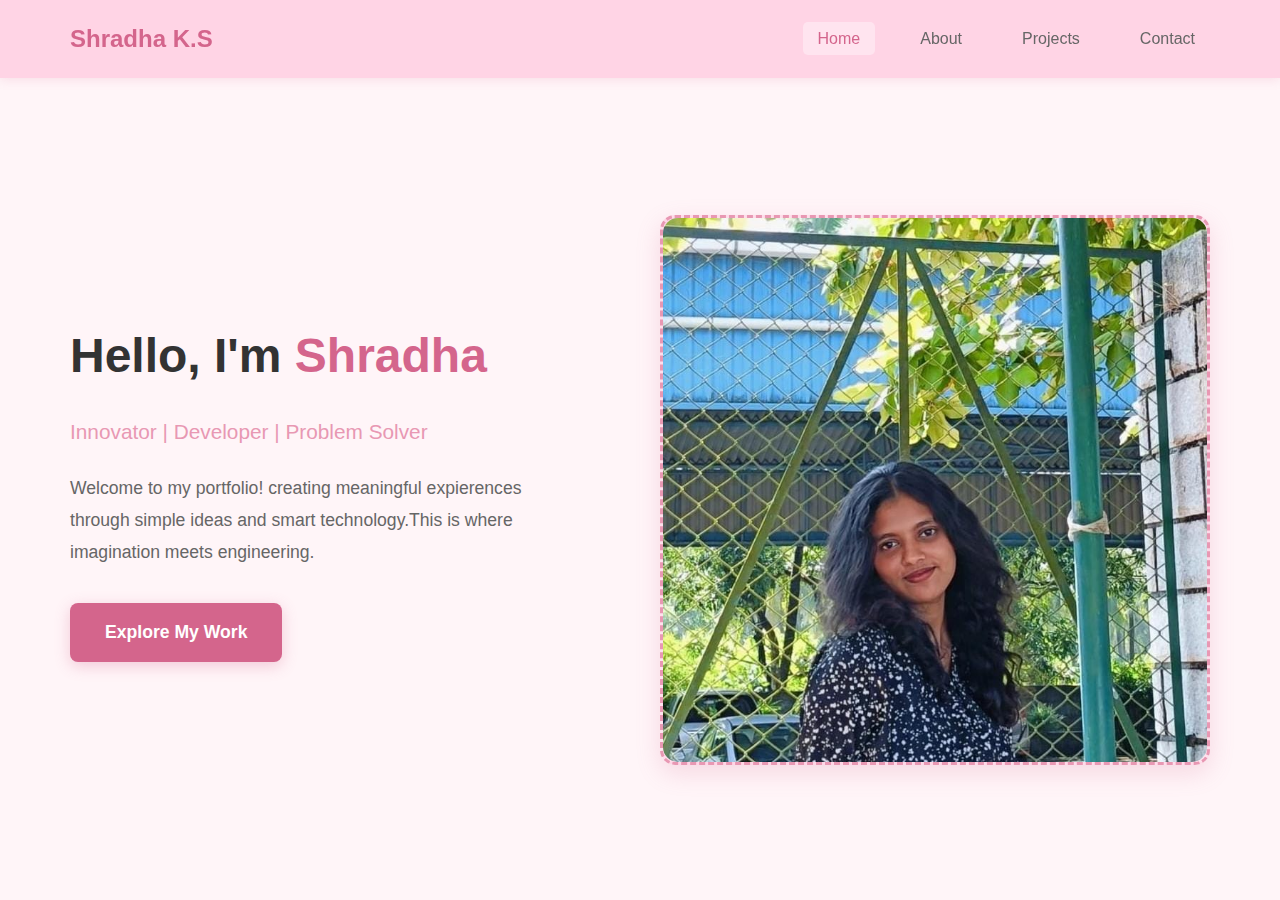
<file: index.html>
<!DOCTYPE html>
<html lang="en">
<head>
<meta charset="UTF-8">
<meta name="viewport" content="width=device-width, initial-scale=1.0">
<title>Shradha K.S - Portfolio</title>
<link rel="stylesheet" href="styles.css">
</head>
<body>
    
<header class="sticky-header">
<nav>
<div class="logo">Shradha K.S</div>
<ul class="nav-menu">
<li><a href="index.html" class="active">Home</a></li>
<li><a href="about.html">About</a></li>
<li><a href="projects.html">Projects</a></li>
<li><a href="contact.html">Contact</a></li>
</ul>
        </nav>
</header>
    <main class="hero-section">
        <div class="hero-container">
            <div class="hero-text">
                <h1>Hello, I'm <span class="highlight">Shradha </span></h1>
                <p class="tagline">Innovator | Developer | Problem Solver</p>
                <p class="description">
                    Welcome to my portfolio! creating meaningful expierences through simple ideas and smart technology.This is where imagination meets engineering.  
                </p>
                <a href="projects.html" class="cta-button">Explore My Work</a>
            </div>
            <div class="hero-image">
                <div class="image-placeholder">
                   <img src="profile.jpg" alt="SHRADHA K.S"/>
                </div>
            </div>
        </div>
    </main>
</body>
</html>
</file>
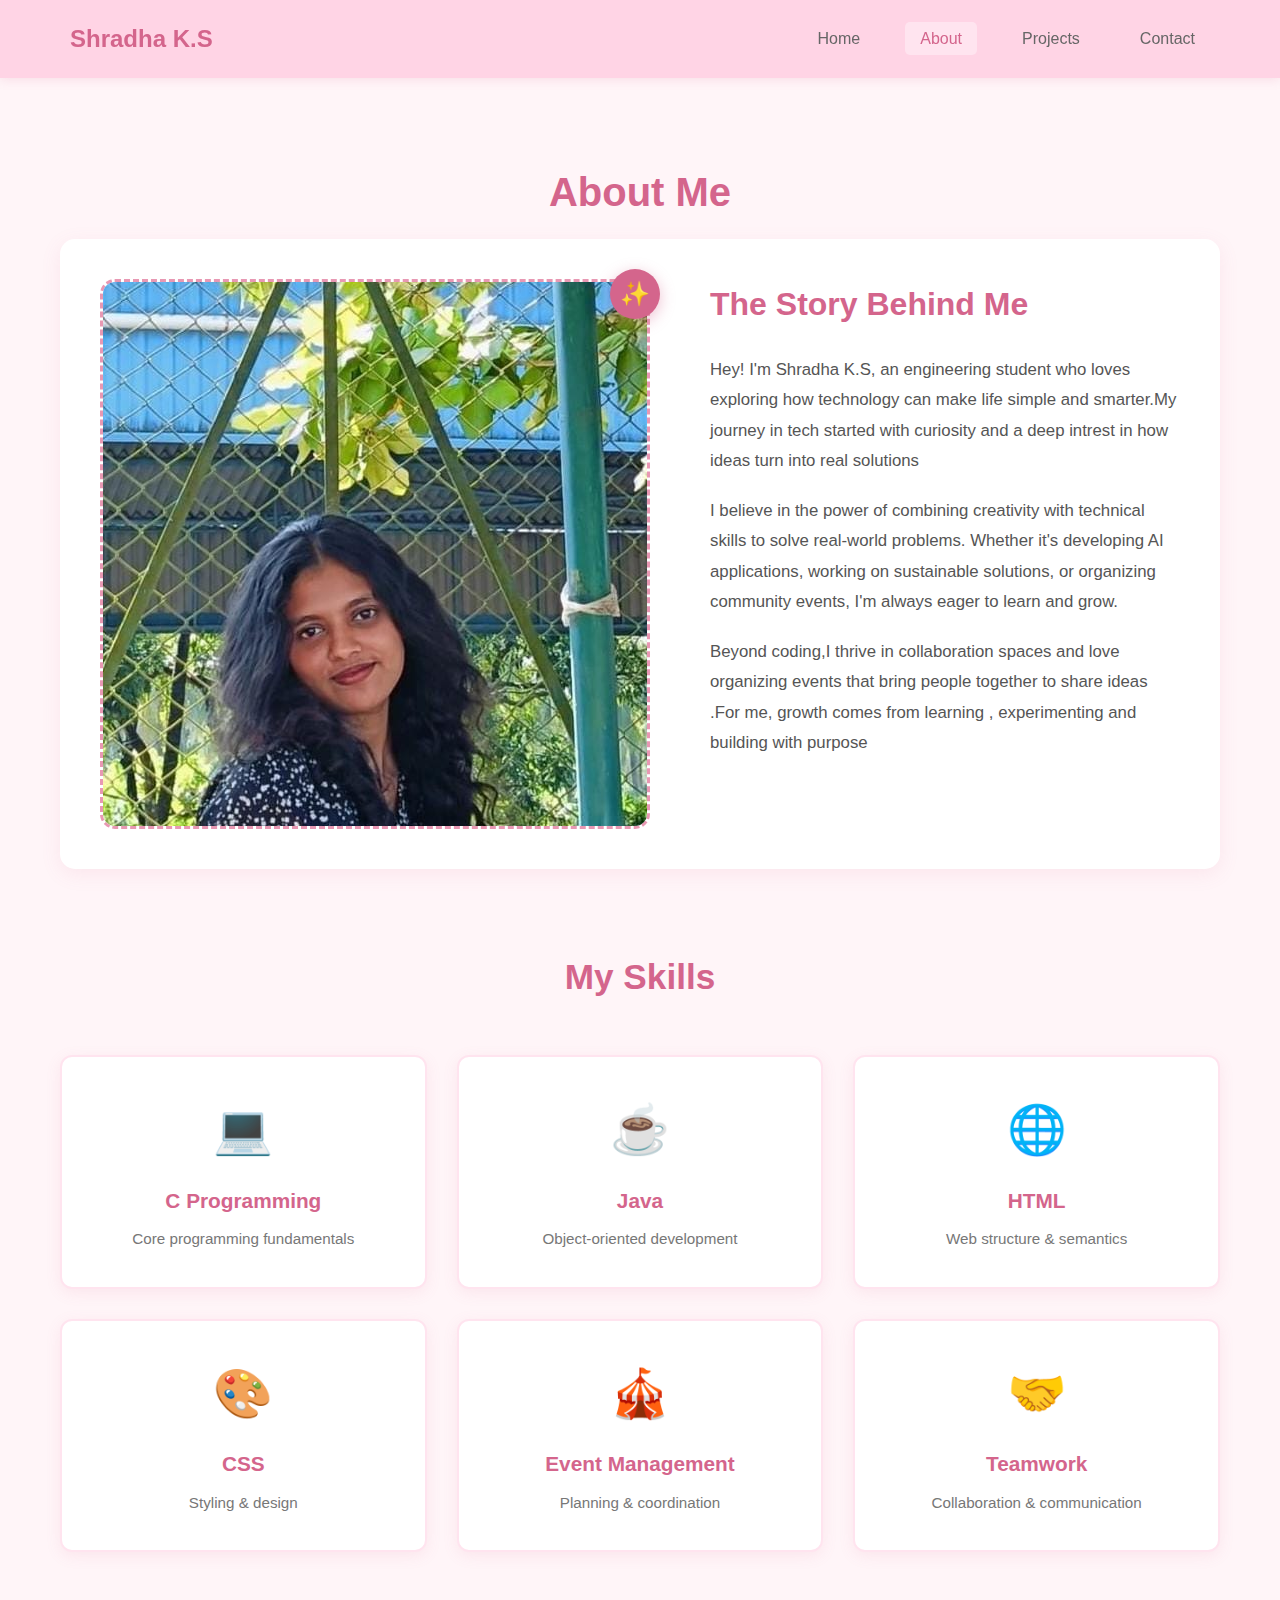
<file: about.html>
<!DOCTYPE html>
<html lang="en">
<head>
    <meta charset="UTF-8">
    <meta name="viewport" content="width=device-width, initial-scale=1.0">
    <title>About - Shradha K.S</title>
    <link rel="stylesheet" href="styles.css">
</head>
<body>
    
    <header class="sticky-header">
        <nav>
            <div class="logo">Shradha K.S</div>
            <ul class="nav-menu">
                <li><a href="index.html">Home</a></li>
                <li><a href="about.html" class="active">About</a></li>
                <li><a href="projects.html">Projects</a></li>
                <li><a href="contact.html">Contact</a></li>
            </ul>
        </nav>
    </header>

   
    <main class="about-main">
        <div class="container">
            <h1 class="page-title">About Me</h1>
            
            
            <div class="profile-section">
                <div class="profile-image-container">
                    <div class="profile-image-placeholder">
                        <img src="profile.jpg" alt="SHRADHA K.S"/>
                    </div>
                    <div class="profile-badge">✨</div>
                </div>
                <div class="profile-story">
                    <h2>The Story Behind Me</h2>
                    <p>
                        Hey! I'm Shradha K.S, an engineering student who loves exploring how technology can make life simple and smarter.My journey in tech started with curiosity and a deep intrest in how ideas turn into real solutions  
                    </p>
                    <p>
                        I believe in the power of combining creativity with technical skills to 
                        solve real-world problems. Whether it's developing AI applications, working 
                        on sustainable solutions, or organizing community events, I'm always eager 
                        to learn and grow.
                    </p>
                    <p>
                        Beyond coding,I thrive in collaboration spaces and love organizing events  
                        that bring people together to share ideas .For me, growth comes from learning ,
                        experimenting and building with purpose 
                    </p>
                </div>
            </div>

           
            <div class="skills-section">
                <h2>My Skills</h2>
                <div class="skills-grid">
                    <div class="skill-card">
                        <div class="skill-icon">💻</div>
                        <h3>C Programming</h3>
                        <p>Core programming fundamentals</p>
                    </div>
                    <div class="skill-card">
                        <div class="skill-icon">☕</div>
                        <h3>Java</h3>
                        <p>Object-oriented development</p>
                    </div>
                    <div class="skill-card">
                        <div class="skill-icon">🌐</div>
                        <h3>HTML</h3>
                        <p>Web structure & semantics</p>
                    </div>
                    <div class="skill-card">
                        <div class="skill-icon">🎨</div>
                        <h3>CSS</h3>
                        <p>Styling & design</p>
                    </div>
                    <div class="skill-card">
                        <div class="skill-icon">🎪</div>
                        <h3>Event Management</h3>
                        <p>Planning & coordination</p>
                    </div>
                    <div class="skill-card">
                        <div class="skill-icon">🤝</div>
                        <h3>Teamwork</h3>
                        <p>Collaboration & communication</p>
                    </div>
                </div>
            </div>
        </div>
    </main>
</body>
</html>
</file>
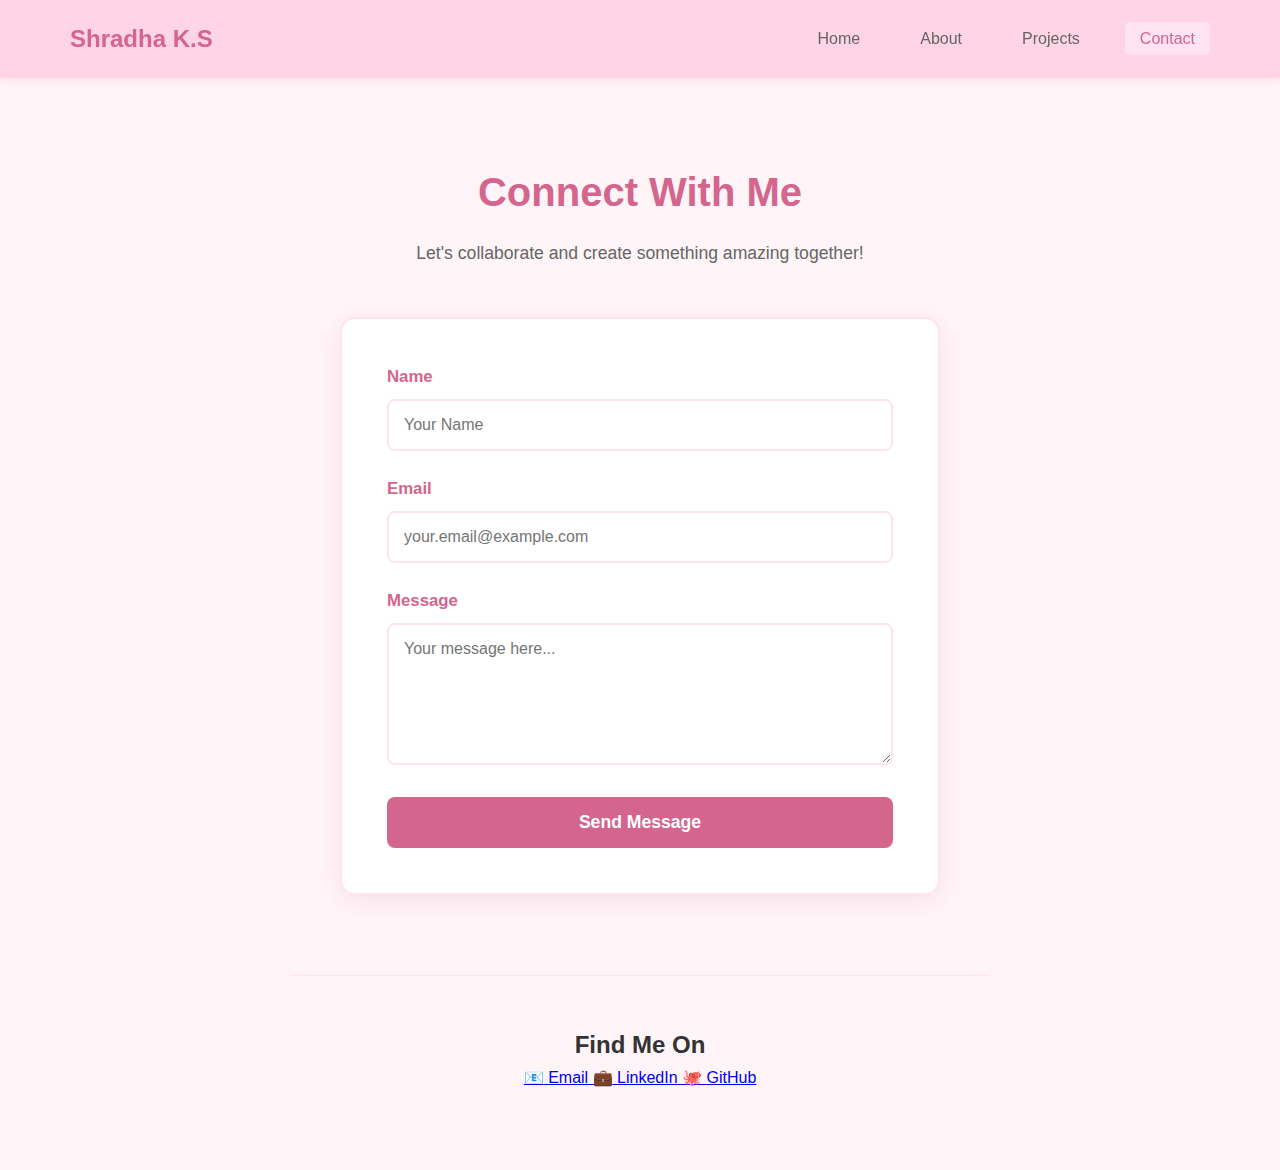
<file: contact.html>
<!DOCTYPE html>
<html lang="en">
<head>
    <meta charset="UTF-8">
    <meta name="viewport" content="width=device-width, initial-scale=1.0">
    <title>Contact - Shradha K.S</title>
    <link rel="stylesheet" href="styles.css">
</head>
<body>
    
    <header class="sticky-header">
        <nav>
            <div class="logo">Shradha K.S</div>
            <ul class="nav-menu">
    <li><a href="index.html">Home</a></li>
                <li><a href="about.html">About</a></li>
        <li><a href="projects.html">Projects</a></li>
                <li><a href="contact.html" class="active">Contact</a></li>
            </ul>
        </nav>
    </header>

   
    <main class="contact-main">
        <div class="container">
        <h1 class="page-title">Connect With Me</h1>
            <p class="page-subtitle">Let's collaborate and create something amazing together!</p>
            
            
            <div class="contact-form-container">
                <form class="contact-form">
                    <div class="form-group">
                        <label for="name">Name</label>
                        <input type="text" id="name" name="name" placeholder="Your Name" required>
                    </div>

                    <div class="form-group">
                        <label for="email">Email</label>
                        <input type="email" id="email" name="email" placeholder="your.email@example.com" required>
                    </div>

                    <div class="form-group">
                        <label for="message">Message</label>
                        <textarea id="message" name="message" rows="6" placeholder="Your message here..." required></textarea>
                    </div>

                    <button type="submit" class="submit-button">Send Message</button>
                </form>
            </div>

            <div class="social-section">
                <h2>Find Me On</h2>
                <div class="social-links">
                    <a href="https://mail.google.com/mail/?view=cm&to=ksshradha166@gmail.com"  class="social-link" target="_blank">
                        <span class="social-icon">📧</span>
                        <span>Email</span>
                    </a>
                    <a href="https://www.linkedin.com/in/shradha-k-s-1203b1334" class="social-link">
                        <span class="social-icon">💼</span>
                        <span>LinkedIn</span>
                    </a>
                    <a href="https://github.com/shradha0202" class="social-link">
                        <span class="social-icon">🐙</span>
                        <span>GitHub</span>
                    </a>
                    
                </div>
            </div>
        </div>
    </main>
</body>
</html>
</file>
<file: styles.css>
* {
    margin: 0;
    padding: 0;
    box-sizing: border-box;
}

body {
    font-family: 'Segoe UI', Tahoma, Geneva, Verdana, sans-serif;
    line-height: 1.6;
    color: #333;
    background-color: #fff5f8;
}

.container {
    max-width: 1200px;
    margin: 0 auto;
    padding: 40px 20px;
}

.page-title {
    font-size: 2.5rem;
    color: #d4658c;
    text-align: center;
    margin-bottom: 15px;
}

.page-subtitle {
    text-align: center;
    color: #666;
    font-size: 1.1rem;
    margin-bottom: 50px;
}


.sticky-header {
    position: fixed;
    top: 0;
    left: 0;
    width: 100%;
    background-color: #ffd4e5;
    box-shadow: 0 2px 10px rgba(212, 101, 140, 0.15);
    z-index: 1000;
    padding: 0;
}

nav {
    max-width: 1200px;
    margin: 0 auto;
    display: flex;
    justify-content: space-between;
    align-items: center;
    padding: 20px 30px;
}

.logo {
    font-size: 1.5rem;
    font-weight: bold;
    color: #d4658c;
}

.nav-menu {
    list-style: none;
    display: flex;
    gap: 30px;
}

.nav-menu a {
    text-decoration: none;
    color: #666;
    font-weight: 500;
    transition: color 0.3s ease;
    padding: 8px 15px;
    border-radius: 5px;
}

.nav-menu a:hover,
.nav-menu a.active {
    color: #d4658c;
    background-color: #ffe4ef;
}


.hero-section {
    margin-top: 80px;
    min-height: calc(100vh - 80px);
    display: flex;
    align-items: center;
    padding: 40px 20px;
}

.hero-container {
    max-width: 1200px;
    margin: 0 auto;
    display: flex;
    gap: 50px;
    align-items: center;
}

.hero-text {
    flex: 2;
    padding: 30px;
}

.hero-text h1 {
    font-size: 3rem;
    color: #333;
    margin-bottom: 20px;
}

.highlight {
    color: #d4658c;
}

.tagline {
    font-size: 1.3rem;
    color: #e898b3;
    margin-bottom: 25px;
}

.description {
    font-size: 1.1rem;
    color: #666;
    margin-bottom: 35px;
    line-height: 1.8;
}

.cta-button {
    display: inline-block;
    background-color: #d4658c;
    color: white;
    padding: 15px 35px;
    text-decoration: none;
    border-radius: 8px;
    font-size: 1.1rem;
    font-weight: 600;
    transition: all 0.3s ease;
    box-shadow: 0 4px 15px rgba(212, 101, 140, 0.3);
}

.cta-button:hover {
    background-color: #c05577;
    transform: translateY(-3px);
    box-shadow: 0 6px 20px rgba(212, 101, 140, 0.4);
}

.hero-image {
    flex: 1;
    padding: 30px;
    display:flex;
    justify-content:center;
    align-items:center;
}

.image-placeholder {
    width: 550px;
    height: 550px;
    overflow: hidden;
    background: linear-gradient(135deg, #ffd4e5 0%, #ffe4ef 100%);
    border-radius: 15px;
    display: flex;
    justify-content: center;
    align-items: center;
    border: 3px dashed #e898b3;
    box-shadow: 0 8px 25px rgba(212, 101, 140, 0.2);
}

.image-placeholder p {
    color: #d4658c;
    font-size: 1.2rem;
    font-weight: 600;
}


.about-main {
    margin-top: 80px;
    padding: 40px 20px;
}

.profile-section {
    display: flex;
    gap: 40px;
    align-items: flex-start;
    margin-bottom: 80px;
    background-color: white;
    padding: 40px;
    border-radius: 15px;
    box-shadow: 0 5px 20px rgba(212, 101, 140, 0.1);
}

.profile-image-container {
    position: relative;
    flex-shrink: 0;
}

.profile-image-placeholder {
    width: 550px;
    height: 550px;
    overflow:hidden;
    background: linear-gradient(135deg, #ffd4e5 0%, #ffe4ef 100%);
    border-radius: 15px;
    display: flex;
    justify-content: center;
    align-items: center;
    border: 3px dashed #e898b3;
}

.profile-image-placeholder p {
    color: #d4658c;
    font-size: 1.1rem;
    font-weight: 600;
}

.profile-badge {
    position: absolute;
    top: -10px;
    right: -10px;
    background-color: #d4658c;
    width: 50px;
    height: 50px;
    border-radius: 50%;
    display: flex;
    justify-content: center;
    align-items: center;
    font-size: 1.5rem;
    box-shadow: 0 4px 15px rgba(212, 101, 140, 0.4);
}

.profile-story {
    flex: 1;
    padding-left: 20px;
}

.profile-story h2 {
    color: #d4658c;
    font-size: 2rem;
    margin-bottom: 25px;
}

.profile-story p {
    margin-bottom: 20px;
    color: #555;
    font-size: 1.05rem;
    line-height: 1.8;
}

.skills-section {
    margin-top: 60px;
}

.skills-section h2 {
    text-align: center;
    font-size: 2.2rem;
    color: #d4658c;
    margin-bottom: 50px;
}

.skills-grid {
    display: grid;
    grid-template-columns: repeat(3, 1fr);
    gap: 30px;
}

.skill-card {
    background-color: white;
    padding: 35px 25px;
    border-radius: 12px;
    text-align: center;
    box-shadow: 0 4px 15px rgba(212, 101, 140, 0.1);
    transition: transform 0.3s ease, box-shadow 0.3s ease;
    border: 2px solid #ffe4ef;
}

.skill-card:hover {
    transform: translateY(-5px);
    box-shadow: 0 8px 25px rgba(212, 101, 140, 0.2);
}

.skill-icon {
    font-size: 3rem;
    margin-bottom: 15px;
}

.skill-card h3 {
    color: #d4658c;
    font-size: 1.3rem;
    margin-bottom: 10px;
}

.skill-card p {
    color: #777;
    font-size: 0.95rem;
}


.projects-main {
    margin-top: 80px;
    padding: 40px 20px;
}

.projects-grid {
    display: grid;
    grid-template-columns: repeat(auto-fit, minmax(320px, 1fr));
    gap: 40px;
    margin-top: 50px;
}

.project-card {
    background-color: white;
    padding: 35px;
    border-radius: 12px;
    border: 2px solid #ffe4ef;
    box-shadow: 0 4px 15px rgba(212, 101, 140, 0.1);
    transition: all 0.3s ease;
}

.project-card:hover {
    transform: translateY(-8px);
    box-shadow: 0 12px 35px rgba(212, 101, 140, 0.25);
}

.project-card h3 {
    color: #d4658c;
    font-size: 1.5rem;
    margin-bottom: 20px;
}

.project-image{
    width:100%;
    height:auto;
    border-radius:8px;
    margin-bottom:10px;
}

.project-description {
    color: #555;
    line-height: 1.7;
    margin-bottom: 25px;
    font-size: 1.05rem;
}

.project-link {
    display:inline-block;
    padding:10px 20px;
    background-color: #ffd4e5;
    color: #d4658c;
    border:none;
    border-radius:5px;
    text-decoration: none;
    font-weight: bold;
    font-size: 1.05rem;
    cursor:pointer;
    margin-top:16px;
    transition:color 0.3s ease;
}

.project-link:hover {
    color: #c05577;
}


.achievements-main {
    margin-top: 80px;
    padding: 40px 20px;
}

.achievements-stack {
    max-width: 800px;
    margin: 0 auto;
    display: flex;
    flex-direction: column;
    gap: 50px;
}

.achievement-card {
    background-color: white;
    padding: 40px;
    border-radius: 12px;
    border-left: 8px solid #d4658c;
    box-shadow: 0 4px 20px rgba(212, 101, 140, 0.15);
    transition: transform 0.3s ease;
}

.achievement-card:hover {
    transform: translateX(10px);
}

.achievement-card h3 {
    color: #d4658c;
    font-size: 1.6rem;
    margin-bottom: 10px;
}

.achievement-year {
    color: #e898b3;
    font-weight: 600;
    font-size: 1.1rem;
    margin-bottom: 15px;
}

.achievement-description {
    color: #555;
    line-height: 1.8;
    font-size: 1.05rem;
}


.contact-main {
    margin-top: 80px;
    padding: 40px 20px;
    min-height: calc(100vh - 80px);
}

.contact-form-container {
    max-width: 600px;
    margin: 0 auto 60px;
}

.contact-form {
    background-color: white;
    padding: 45px;
    border-radius: 15px;
    box-shadow: 0 5px 25px rgba(212, 101, 140, 0.15);
    border: 2px solid #ffe4ef;
}

.form-group {
    margin-bottom: 25px;
}

.form-group label {
    display: block;
    color: #d4658c;
    font-weight: 600;
    margin-bottom: 8px;
    font-size: 1.05rem;
}

.form-group input,
.form-group textarea {
    width: 100%;
    padding: 15px;
    border: 2px solid #ffe4ef;
    border-radius: 8px;
    font-size: 1rem;
    font-family: inherit;
    transition: border-color 0.3s ease;
}

.form-group input:focus,
.form-group textarea:focus {
    outline: none;
    border-color: #d4658c;
}

.form-group textarea {
    resize: vertical;
}

.submit-button {
    width: 100%;
    background-color: #d4658c;
    color: white;
    padding: 15px;
    border: none;
    border-radius: 8px;
    font-size: 1.1rem;
    font-weight: 600;
    cursor: pointer;
    transition: all 0.3s ease;
}

.submit-button:hover {
    background-color: #c05577;
    transform: translateY(-2px);
    box-shadow: 0 5px 20px rgba(212, 101, 140, 0.3);
}

.social-section {
    max-width: 700px;
    margin: 80px auto 0;
    text-align: center;
    padding-top: 50px;
    border-top: 1px solid #ffe4ef;
}
.image-placeholder img{
    width: 100%;
    height: 100%;
    max-height: 100%;
    object-fit: cover;
    object-position: center;
    border-radius: 15px;
}
</file>
